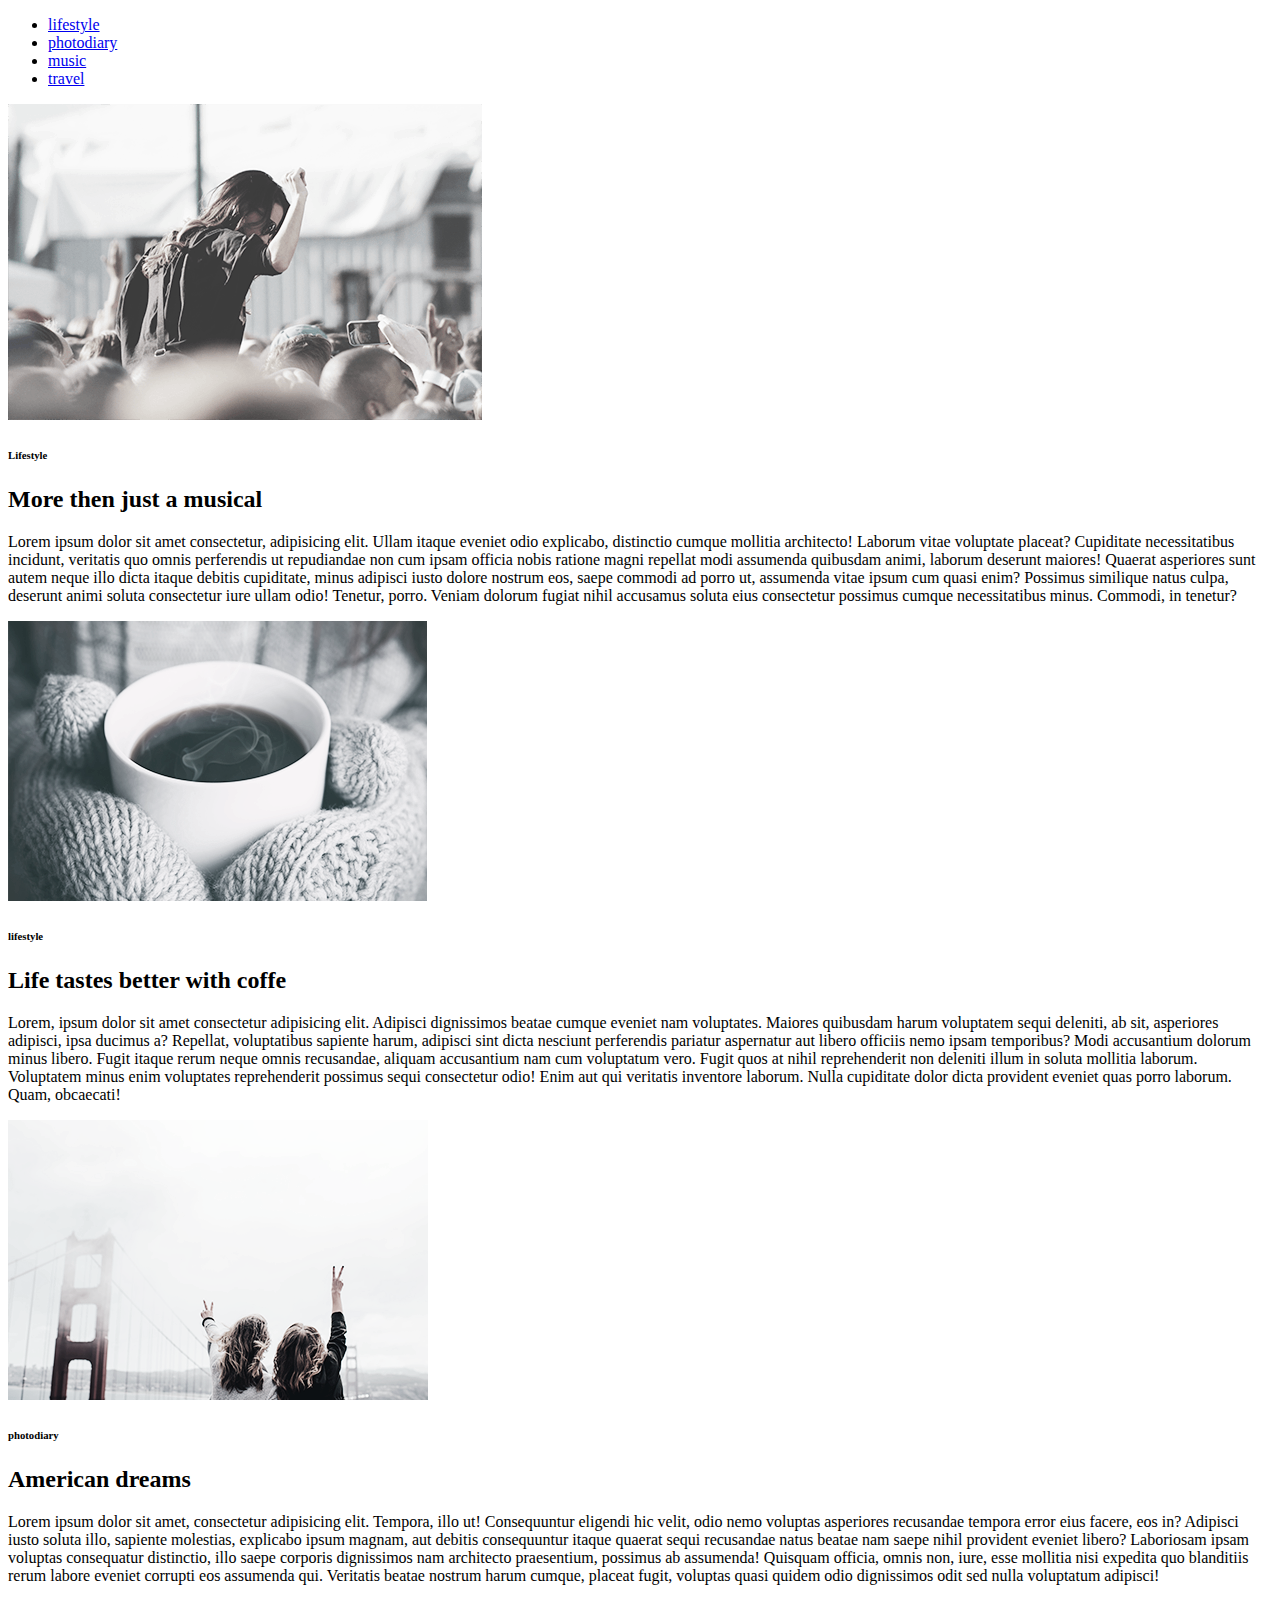
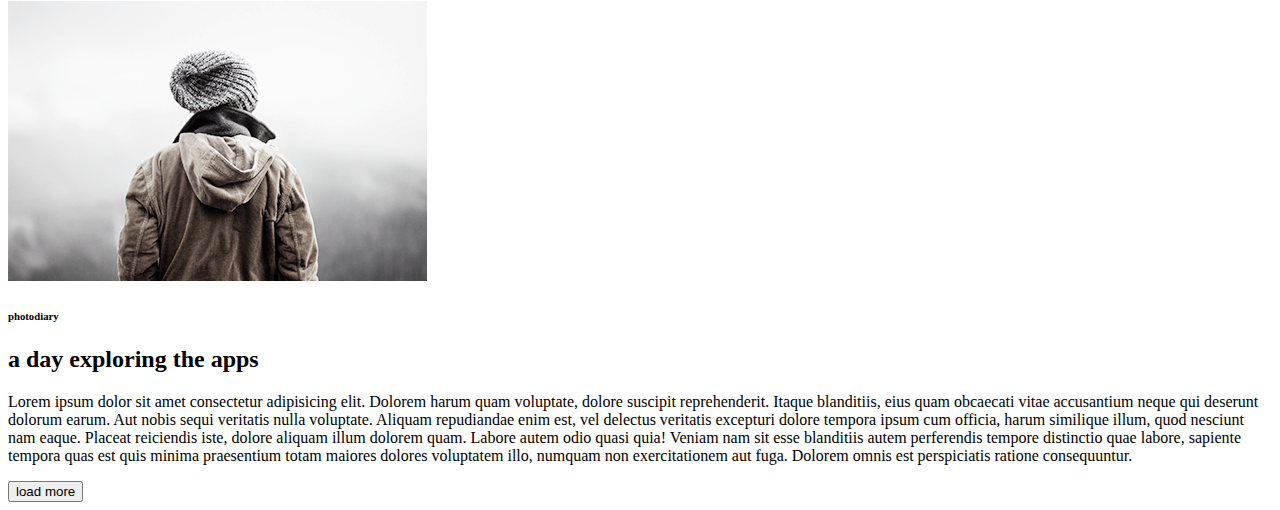
<file: 1/index.html>
<!DOCTYPE html>
<html lang="zxx">
<head>
    <meta charset="UTF-8">
    <meta name="viewport" content="width=device-width, initial-scale=1.0">
    <title>Document</title>
<body>
    <header>
        <nav>
            <ul>
                <li>
                    <a href="https://www.google.com.ua/" target="_blank" title="HELLO">lifestyle</a>
                </li>
                <li>
                    <a href="https://www.google.com.ua/" target="_blank" title="HELLO">photodiary</a>
                </li>
                <li>
                    <a href="https://www.google.com.ua/" target="_blank" title="HELLO">music</a>
                </li>
                <li>
                    <a href="https://www.google.com.ua/" target="_blank" title="HELLO">travel</a>
                </li>
            </ul>
        </nav>
    </header>
    <main>
       <section>
        <img src="./picture/image@1X.png" alt="photo not download">
       <h6>Lifestyle</h6>
       <h2>More then just a musical </h2>
       <p>Lorem ipsum dolor sit amet consectetur, adipisicing elit. Ullam itaque eveniet odio explicabo, distinctio cumque mollitia architecto! Laborum vitae voluptate placeat? Cupiditate necessitatibus incidunt, veritatis quo omnis perferendis ut repudiandae non cum ipsam officia nobis ratione magni repellat modi assumenda quibusdam animi, laborum deserunt maiores! Quaerat asperiores sunt autem neque illo dicta itaque debitis cupiditate, minus adipisci iusto dolore nostrum eos, saepe commodi ad porro ut, assumenda vitae ipsum cum quasi enim? Possimus similique natus culpa, deserunt animi soluta consectetur iure ullam odio! Tenetur, porro. Veniam dolorum fugiat nihil accusamus soluta eius consectetur possimus cumque necessitatibus minus. Commodi, in tenetur?</p>
       </section>
        <section>
        <img src="./picture/image3.png" alt="photo not download">
        <h6>lifestyle</h6>
        <h2>Life tastes better with coffe</h2>
        <p>Lorem, ipsum dolor sit amet consectetur adipisicing elit. Adipisci dignissimos beatae cumque eveniet nam voluptates. Maiores quibusdam harum voluptatem sequi deleniti, ab sit, asperiores adipisci, ipsa ducimus a? Repellat, voluptatibus sapiente harum, adipisci sint dicta nesciunt perferendis pariatur aspernatur aut libero officiis nemo ipsam temporibus? Modi accusantium dolorum minus libero. Fugit itaque rerum neque omnis recusandae, aliquam accusantium nam cum voluptatum vero. Fugit quos at nihil reprehenderit non deleniti illum in soluta mollitia laborum. Voluptatem minus enim voluptates reprehenderit possimus sequi consectetur odio! Enim aut qui veritatis inventore laborum. Nulla cupiditate dolor dicta provident eveniet quas porro laborum. Quam, obcaecati!</p>
        </section>

        <section>
        <img src="./picture/image1.png" alt="photo not download">
        <h6>photodiary</h6>
        <h2>American dreams</h2>
        <p>Lorem ipsum dolor sit amet, consectetur adipisicing elit. Tempora, illo ut! Consequuntur eligendi hic velit, odio nemo voluptas asperiores recusandae tempora error eius facere, eos in? Adipisci iusto soluta illo, sapiente molestias, explicabo ipsum magnam, aut debitis consequuntur itaque quaerat sequi recusandae natus beatae nam saepe nihil provident eveniet libero? Laboriosam ipsam voluptas consequatur distinctio, illo saepe corporis dignissimos nam architecto praesentium, possimus ab assumenda! Quisquam officia, omnis non, iure, esse mollitia nisi expedita quo blanditiis rerum labore eveniet corrupti eos assumenda qui. Veritatis beatae nostrum harum cumque, placeat fugit, voluptas quasi quidem odio dignissimos odit sed nulla voluptatum adipisci!</p>
        </section>
        
        <section>
        <img src="./picture/image2.png" alt="photo not download">
        <h6>photodiary</h6>
        <h2>a day exploring the apps</h2>
        <p>Lorem ipsum dolor sit amet consectetur adipisicing elit. Dolorem harum quam voluptate, dolore suscipit reprehenderit. Itaque blanditiis, eius quam obcaecati vitae accusantium neque qui deserunt dolorum earum. Aut nobis sequi veritatis nulla voluptate. Aliquam repudiandae enim est, vel delectus veritatis excepturi dolore tempora ipsum cum officia, harum similique illum, quod nesciunt nam eaque. Placeat reiciendis iste, dolore aliquam illum dolorem quam. Labore autem odio quasi quia! Veniam nam sit esse blanditiis autem perferendis tempore distinctio quae labore, sapiente tempora quas est quis minima praesentium totam maiores dolores voluptatem illo, numquam non exercitationem aut fuga. Dolorem omnis est perspiciatis ratione consequuntur.</p>
      
        <button>load more</button>
        
       </section>
        
        
    </main>
   
</body>
</html>
</file>
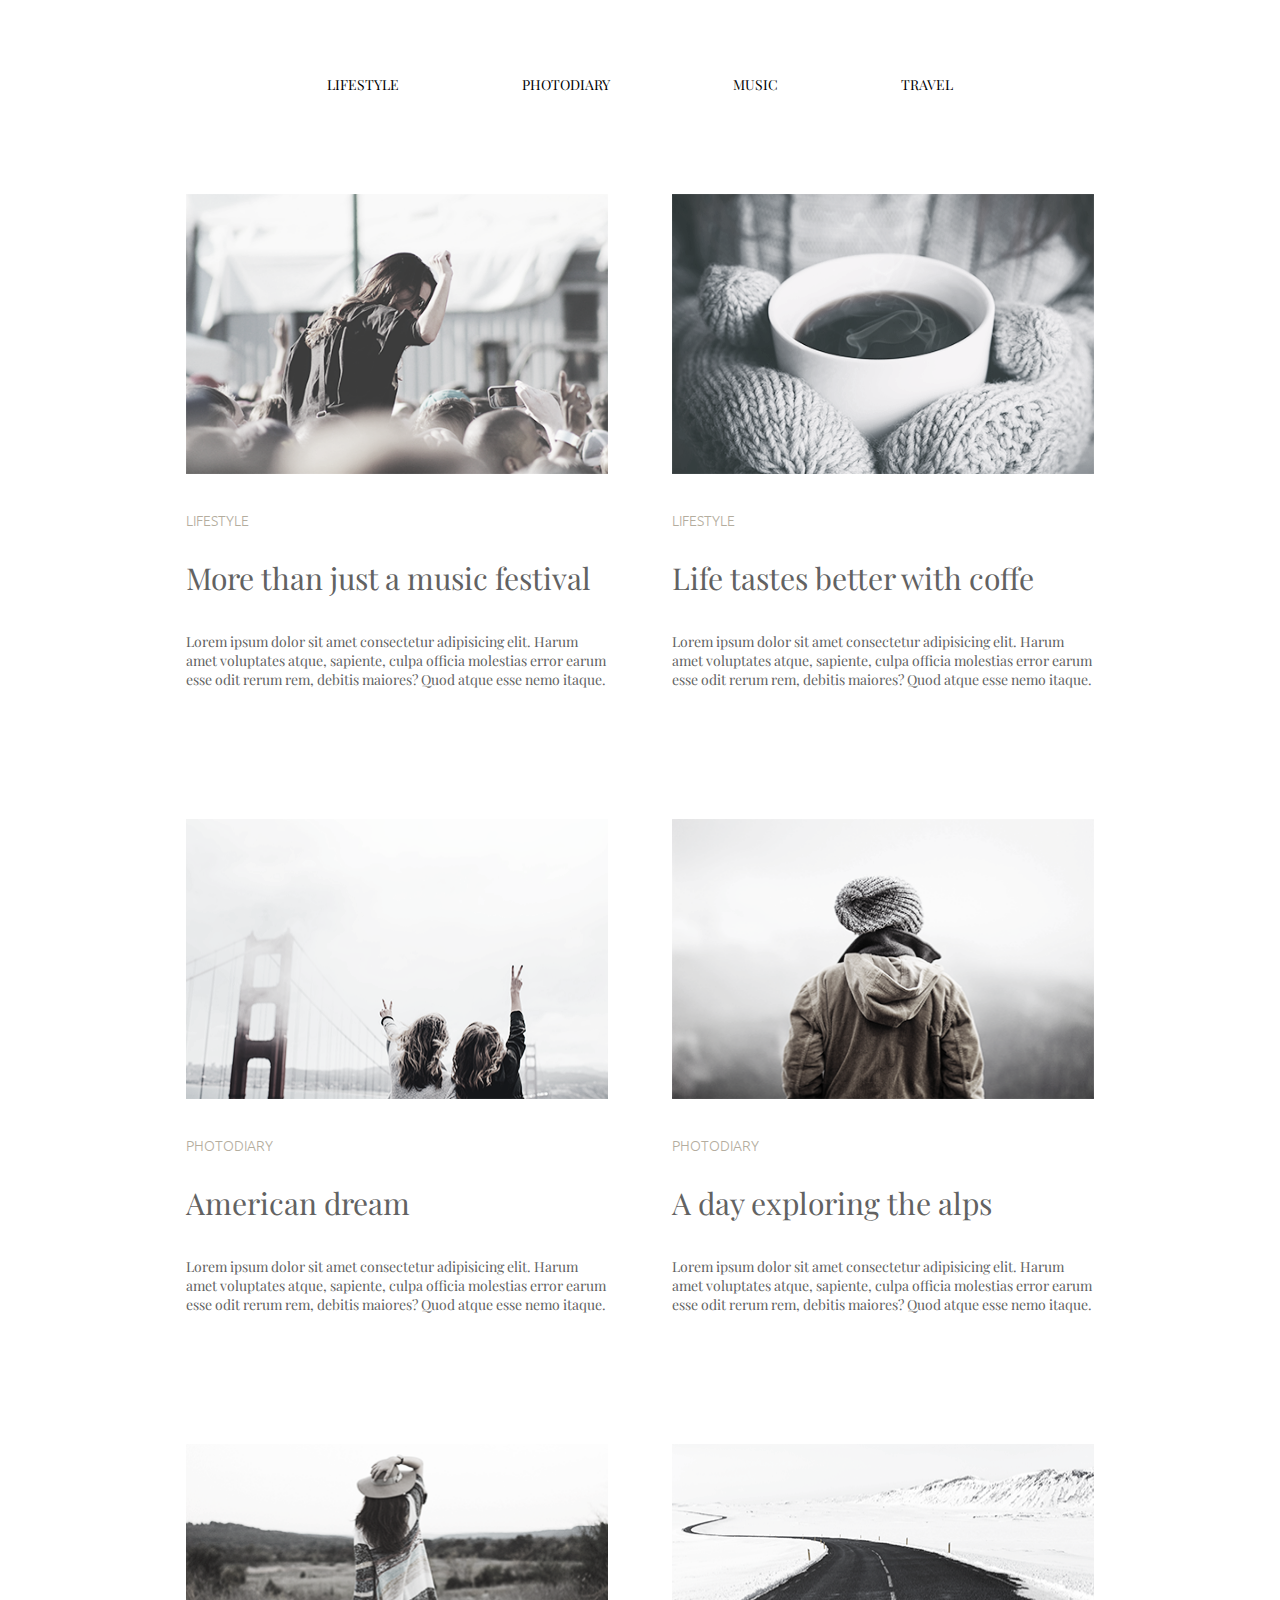
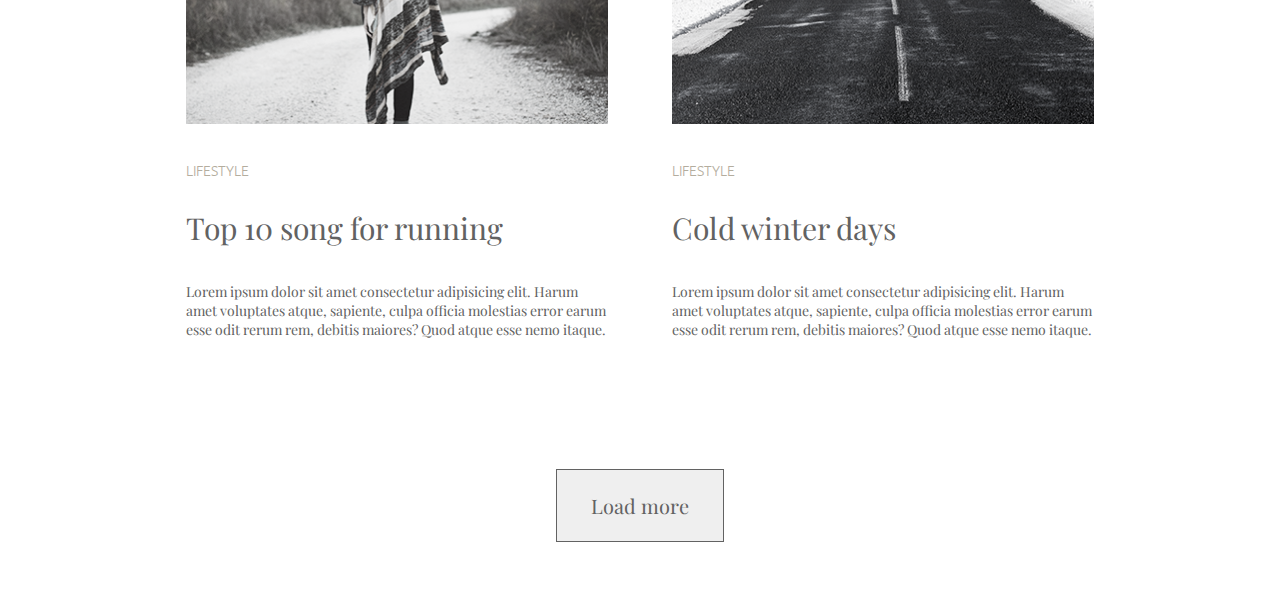
<file: Homework3/index.html>
<!DOCTYPE html>
<html lang="en">
  <head>
    <meta charset="UTF-8" />
    <meta name="viewport" content="width=device-width, initial-scale=1.0" />
    <title>HomeWork3</title>
    <link rel="stylesheet" href="./css/style.css" />
  </head>
  <body>
    <header class="header">
      <nav class="navigation">
        <ul class="menu">
          <li class="menu">
            <a class="menu_item" href="#">Lifestyle</a> 
          </li>
          <li class="menu">
            <a class="menu_item" href="#"> Photodiary</a>
          </li>
          <li class="menu">
            <a class="menu_item" href="#">Music</a>
          </li>
          <li class="menu">
            <a class="menu_item" href="#">Travel</a> 
          </li>
        </ul>
      </nav>
    </header>
    <main class="main">
      <section class="section">
        <img class="image" src="./images/image5.png" alt="ERROR" />
        <h5 class="title_5">Lifestyle</h5>
        <h2 class="title_2">More than just a music festival</h2>
        <p class="text">
          Lorem ipsum dolor sit amet consectetur adipisicing elit. Harum amet
          voluptates atque, sapiente, culpa officia molestias error earum esse
          odit rerum rem, debitis maiores? Quod atque esse nemo itaque.
        </p>
      </section>
      <section class="section">
        <img class="image" src="./images/image6.png" alt="ERROR" />
        <h5 class="title_5">Lifestyle</h5>
        <h2 class="title_2">Life tastes better with coffe</h2>
        <p class="text">
          Lorem ipsum dolor sit amet consectetur adipisicing elit. Harum amet
          voluptates atque, sapiente, culpa officia molestias error earum esse
          odit rerum rem, debitis maiores? Quod atque esse nemo itaque.
        </p>
      </section>
      <section class="section">
        <img class="image" src="./images/image2.png" alt="ERROR" />
        <h5 class="title_5">Photodiary</h5>
        <h2 class="title_2">American dream</h2>
        <p class="text">
          Lorem ipsum dolor sit amet consectetur adipisicing elit. Harum amet
          voluptates atque, sapiente, culpa officia molestias error earum esse
          odit rerum rem, debitis maiores? Quod atque esse nemo itaque.
        </p>
      </section>
      <section class="section">
        <img class="image" src="./images/image3.png" alt="ERROR" />
        <h5 class="title_5">Photodiary</h5>
        <h2 class="title_2">A day exploring the alps</h2>
        <p class="text">
          Lorem ipsum dolor sit amet consectetur adipisicing elit. Harum amet
          voluptates atque, sapiente, culpa officia molestias error earum esse
          odit rerum rem, debitis maiores? Quod atque esse nemo itaque.
        </p>
      </section>
      <section class="section">
        <img class="image" src="./images/image4.png" alt="ERROR" />
        <h5 class="title_5">Lifestyle</h5>
        <h2 class="title_2">Top 10 song for running</h2>
        <p class="text">
          Lorem ipsum dolor sit amet consectetur adipisicing elit. Harum amet
          voluptates atque, sapiente, culpa officia molestias error earum esse
          odit rerum rem, debitis maiores? Quod atque esse nemo itaque.
        </p>
      </section>
      <section class="section">
        <img class="image" src="./images/image1.png" alt="ERROR" />
        <h5 class="title_5">Lifestyle</h5>
        <h2 class="title_2">Cold winter days</h2>
        <p class="text">
          Lorem ipsum dolor sit amet consectetur adipisicing elit. Harum amet
          voluptates atque, sapiente, culpa officia molestias error earum esse
          odit rerum rem, debitis maiores? Quod atque esse nemo itaque.
        </p>
      </section>
      <button class="button">Load more</button>
    </main>
  </body>
</html>
</file>
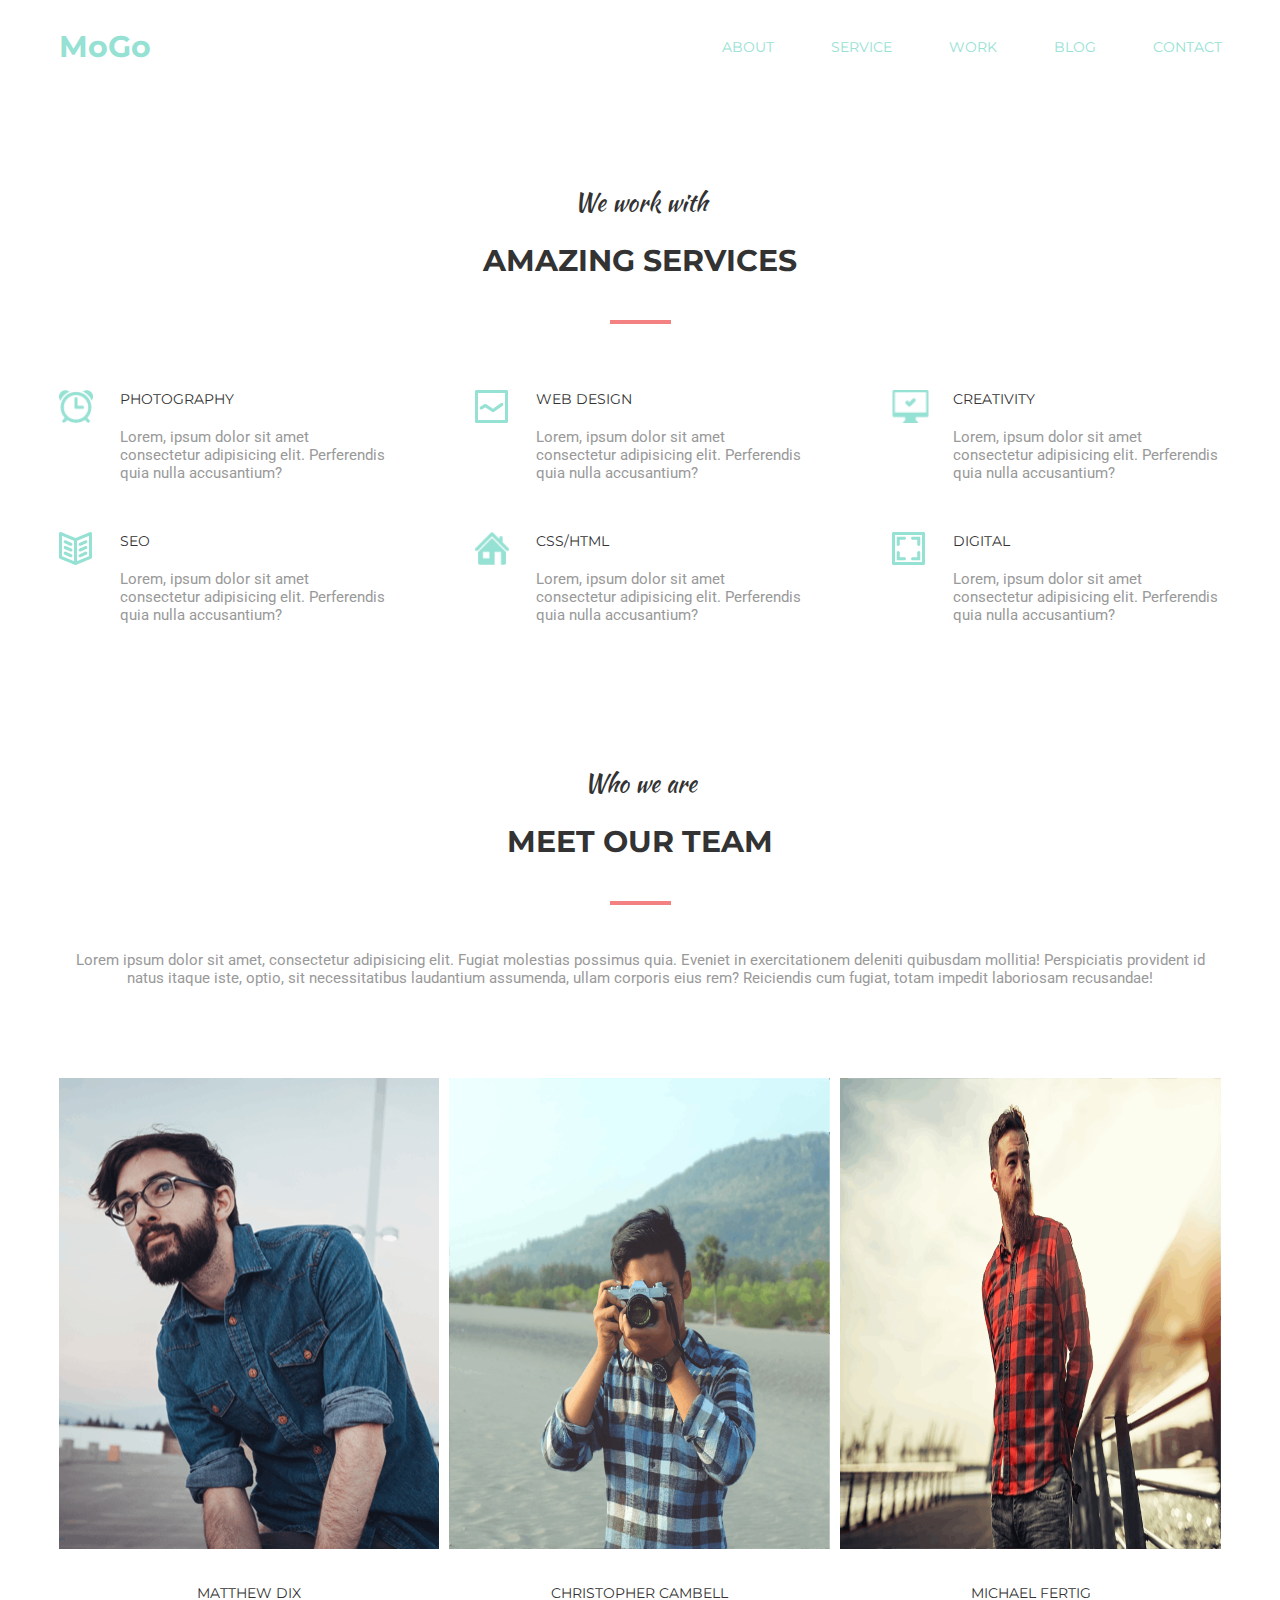
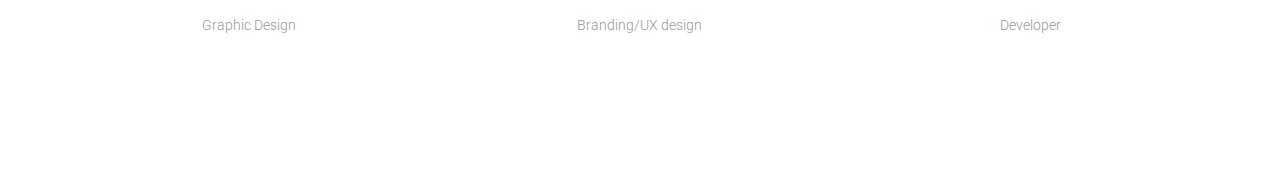
<file: Homework4/index.html>
<!DOCTYPE html>
<html lang="en">
  <head>
    <meta charset="UTF-8" />
    <meta name="viewport" content="width=device-width, initial-scale=1.0" />
    <link rel="stylesheet" href="./css/style.css" />
    <title>Homework4</title>
  </head>
  <body class="body">
    <header class="header">
      <a class="logo" href="#">
        <h1 class="mogo">MoGo</h1>
      </a>
      <nav class="menu">
        <ul class="menu_list">
          <li class="menu_list_item">
            <a class="menu_item_list" href="#">About</a>
          </li>
          <li class="menu_list_item">
            <a class="menu_item_list" href="#">Service</a>
          </li>
          <li class="menu_list_item">
            <a class="menu_item_list" href="#">Work</a>
          </li>
          <li class="menu_list_item">
            <a class="menu_item_list" href="#">Blog</a>
          </li>
          <li class="menu_list_item">
            <a class="menu_item_list" href="#">Contact</a>
          </li>
        </ul>
      </nav>
    </header>
    <main class="main">
      <section class="section1">
        <h3 class="title">We work with</h3>
        <h3 class="title2">Amazing services</h3>

        <div class="div1">
          <div class="services_icon">
            <img src="./icon_image/image1.png" alt="Error" class="icon" />

            <div class="div2">
              <h5 class="title3">Photography</h5>
              <p class="par">
                Lorem, ipsum dolor sit amet consectetur adipisicing elit.
                Perferendis quia nulla accusantium?
              </p>
            </div>
          </div>

          <div class="services_icon">
            <img src="./icon_image/image6.png" alt="Error" class="icon" />

            <div class="div2">
              <h5 class="title3">web design</h5>
              <p class="par">
                Lorem, ipsum dolor sit amet consectetur adipisicing elit.
                Perferendis quia nulla accusantium?
              </p>
            </div>
          </div>

          <div class="services_icon">
            <img src="./icon_image/image3.png" alt="Error" class="icon" />

            <div class="div2">
              <h5 class="title3">Creativity</h5>
              <p class="par">
                Lorem, ipsum dolor sit amet consectetur adipisicing elit.
                Perferendis quia nulla accusantium?
              </p>
            </div>
          </div>

          <div class="services_icon">
            <img src="./icon_image/image2.png" alt="Error" class="icon" />

            <div class="div2">
              <h5 class="title3">Seo</h5>
              <p class="par">
                Lorem, ipsum dolor sit amet consectetur adipisicing elit.
                Perferendis quia nulla accusantium?
              </p>
            </div>
          </div>

          <div class="services_icon">
            <img src="./icon_image/image4.png" alt="Error" class="icon" />

            <div class="div2">
              <h5 class="title3">Css/html</h5>
              <p class="par">
                Lorem, ipsum dolor sit amet consectetur adipisicing elit.
                Perferendis quia nulla accusantium?
              </p>
            </div>
          </div>

          <div class="services_icon">
            <img src="./icon_image/image5.png" alt="Error" class="icon" />

            <div class="div2">
              <h5 class="title3">Digital</h5>
              <p class="par">
                Lorem, ipsum dolor sit amet consectetur adipisicing elit.
                Perferendis quia nulla accusantium?
              </p>
            </div>
          </div>
        </div>
      </section>
      <section class="section2">
        <h3 class="title_1">Who we are</h3>
        <h3 class="title_2">Meet our team</h3>
        <p class="text">
          Lorem ipsum dolor sit amet, consectetur adipisicing elit. Fugiat
          molestias possimus quia. Eveniet in exercitationem deleniti quibusdam
          mollitia! Perspiciatis provident id natus itaque iste, optio, sit
          necessitatibus laudantium assumenda, ullam corporis eius rem?
          Reiciendis cum fugiat, totam impedit laboriosam recusandae!
        </p>
        <div class="div_img">
        <div class="services_image">
            <img src="./icon_image/image7.png" alt="Error"  class="image">
            <h4 class="title_3">Matthew Dix</h4>
            <h5 class="title_4">Graphic Design</h5>
        </div>
        <div class="services_image">
            <img src="./icon_image/image9.png" alt="Error"  class="image">
            <h4 class="title_3">Christopher Cambell</h4>
            <h5 class="title_4">Branding/UX design</h5>
        </div>
        <div class="services_image">
            <img src="./icon_image/image8.png" alt="Error"  class="image">
            <h4 class="title_3">Michael Fertig</h4>
            <h5 class="title_4">Developer</h5>
        </div>
        </div>
      </section>
    </main>
  </body>
</html>
</file>
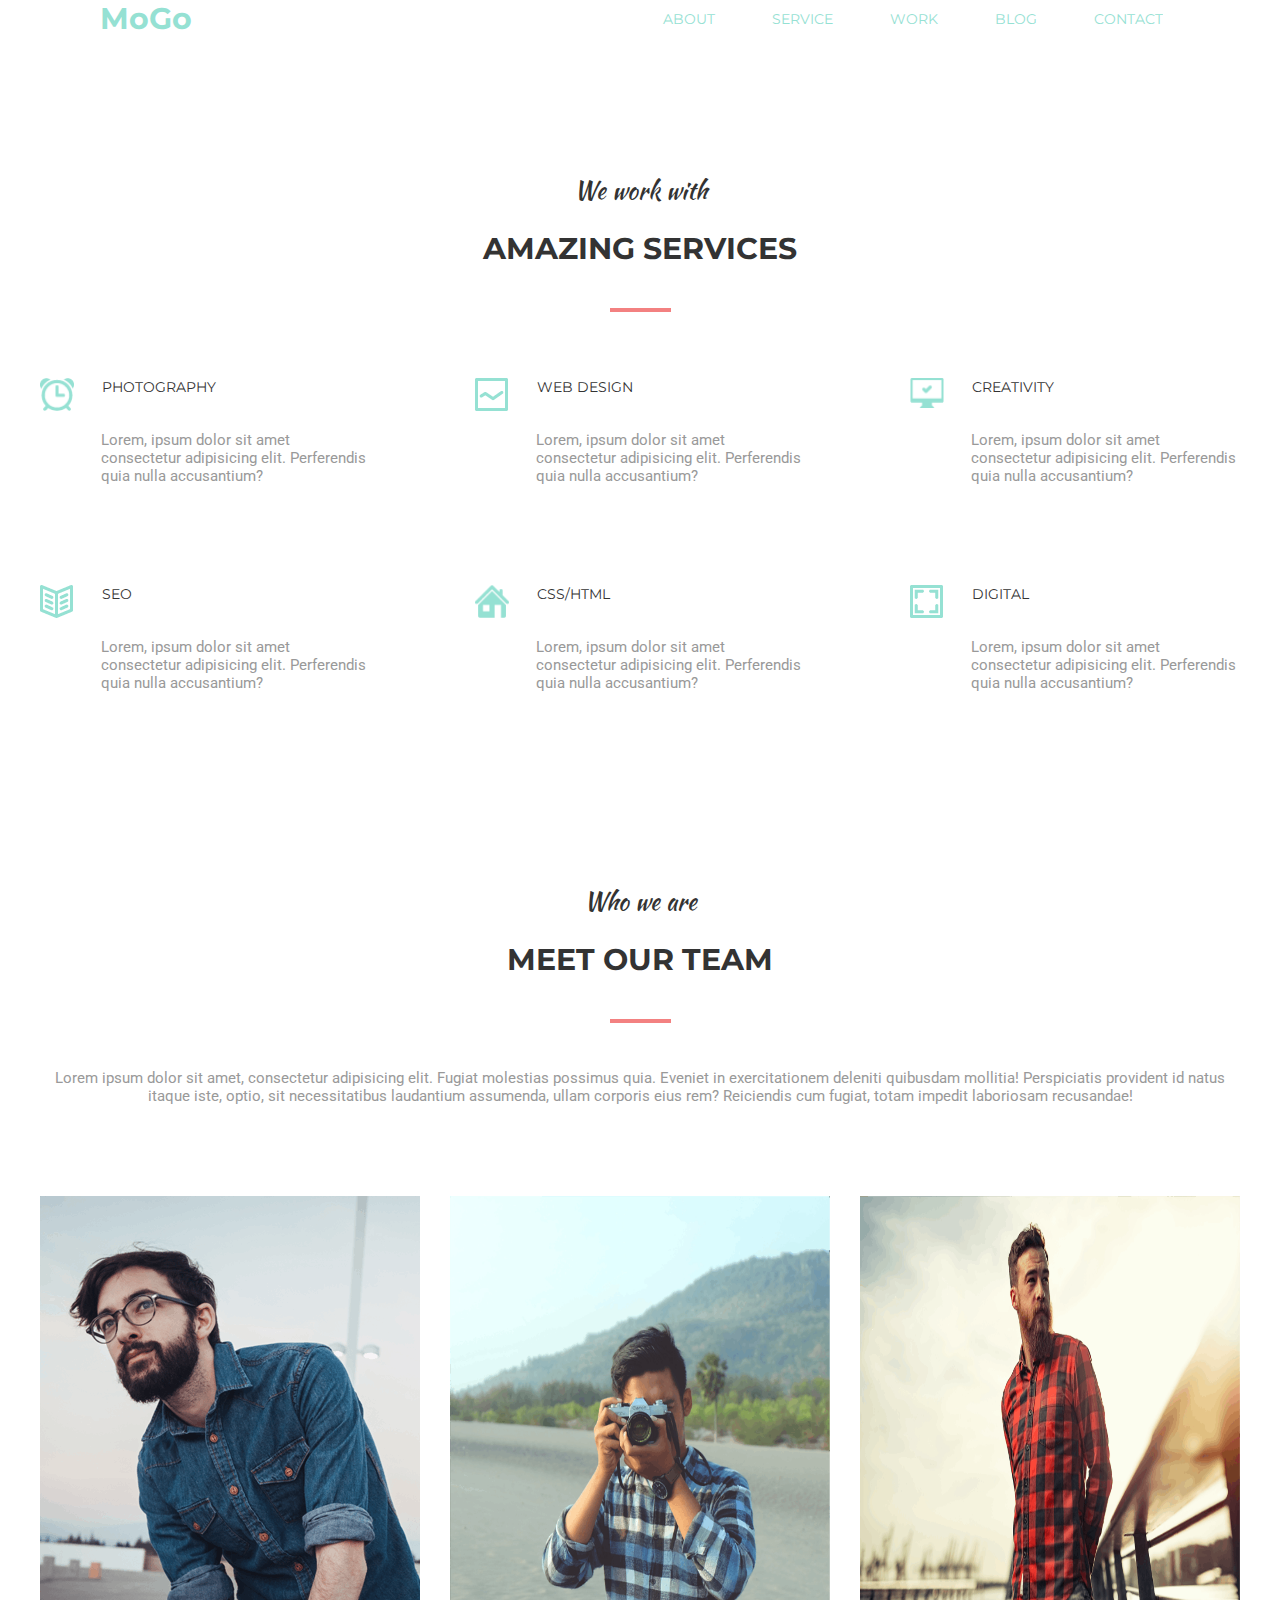
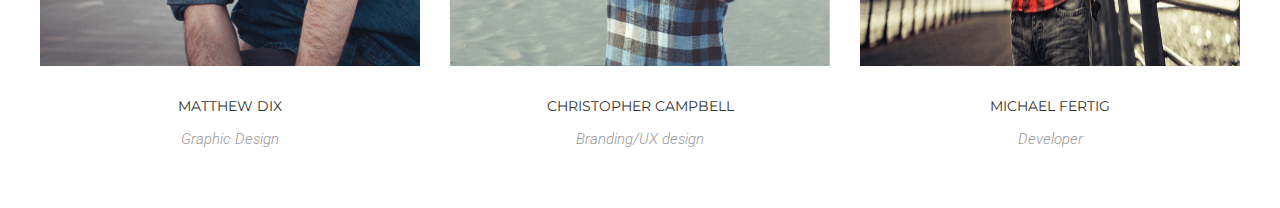
<file: Homework5/index.html>
<!DOCTYPE html>
<html lang="en">
<head>
    <meta charset="UTF-8">
    <meta name="viewport" content="width=device-width, initial-scale=1.0">
    <link rel="stylesheet" href="./css/style.css">
    <title>Homework5</title>
</head>
<body>
        <header class="header">
          <a class="logo" href="#">
            <h1 class="mogo">MoGo</h1>
          </a>
          <nav class="menu">
            <ul class="menu_list">
              <li class="menu_list_item">
                <a class="menu_item_list" href="#">About</a>
              </li>
              <li class="menu_list_item">
                <a class="menu_item_list" href="#">Service</a>
              </li>
              <li class="menu_list_item">
                <a class="menu_item_list" href="#">Work</a>
              </li>
              <li class="menu_list_item">
                <a class="menu_item_list" href="#">Blog</a>
              </li>
              <li class="menu_list_item">
                <a class="menu_item_list" href="#">Contact</a>
              </li>
            </ul>
          </nav>
        </header>
        <main class="main">
            <section class="section1">
                <h3 class="title">We work with</h3>
                <h3 class="title2">Amazing services</h3>
                <div class="main_card_div">
                <div class="card_div">
                      <h5 class="card_title">Photography</h5>
                      <p class="card_text">
                        Lorem, ipsum dolor sit amet consectetur adipisicing elit.
                        Perferendis quia nulla accusantium?
                      </p>
                  </div>
                  <div class="card_div">
                    <h5 class="img1 card_title">Web Design</h5>
                    <p class="card_text">
                      Lorem, ipsum dolor sit amet consectetur adipisicing elit.
                      Perferendis quia nulla accusantium?
                    </p>
                </div>
                <div class="card_div">
                  <h5 class="card_title img2">Creativity</h5>
                  <p class="card_text">
                    Lorem, ipsum dolor sit amet consectetur adipisicing elit.
                    Perferendis quia nulla accusantium?
                  </p>
              </div>
              <div class="card_div">
                <h5 class="card_title img3">seo</h5>
                <p class="card_text">
                  Lorem, ipsum dolor sit amet consectetur adipisicing elit.
                  Perferendis quia nulla accusantium?
                </p>
            </div>
            <div class="card_div">
              <h5 class="card_title img4">Css/Html</h5>
              <p class="card_text">
                Lorem, ipsum dolor sit amet consectetur adipisicing elit.
                Perferendis quia nulla accusantium?
              </p>
          </div>
          <div class="card_div">
            <h5 class="card_title img5">digital</h5>
            <p class="card_text">
              Lorem, ipsum dolor sit amet consectetur adipisicing elit.
              Perferendis quia nulla accusantium?
            </p>
        </div>
                </div>
            </section>
        
        <section class="section2">
          <h3 class="title_1">Who we are</h3>
          <h3 class="title_2">Meet our team</h3>
          <p class="text">
            Lorem ipsum dolor sit amet, consectetur adipisicing elit. Fugiat
            molestias possimus quia. Eveniet in exercitationem deleniti quibusdam
            mollitia! Perspiciatis provident id natus itaque iste, optio, sit
            necessitatibus laudantium assumenda, ullam corporis eius rem?
            Reiciendis cum fugiat, totam impedit laboriosam recusandae!
          </p>
           <div class="three_card">
            <div class="team_card">
              <div class="hidden_box">
                <img src="./image_icon/image7.png" alt="ERROR" class="team_photo">
                <div class="social_hidden">
                  <a href="#" class="social_link">
                    <img src="./image_icon/facebook.png" alt="ERROR" class="social_icon">
                  </a>
                  <a href="#"  class="social_link">
                    <img src="./image_icon/twitter.png" alt="ERROR" class="social_icon">
                  </a>
                   <a href="#"  class="social_link">
                     <img src="./image_icon/pinterest.png" alt="ERROR" class="social_icon">
                   </a>
                    <a href="#"  class="social_link">
                      <img src="./image_icon/instagram.png" alt="ERROR" class="social_icon">
                    </a>
                </div>
              </div>
              <h3 class="team_name">Matthew Dix</h3>
              <h3 class="team_profi">Graphic Design</h3>
            </div>
            <div class="team_card">
              <div class="hidden_box">
                <img src="./image_icon/image9.png" alt="ERROR" class="team_photo">
                <div class="social_hidden">
                  <a href="#" class="social_link">
                    <img src="./image_icon/facebook.png" alt="ERROR" class="social_icon">
                  </a>
                  <a href="#"  class="social_link">
                    <img src="./image_icon/twitter.png" alt="ERROR" class="social_icon">
                  </a>
                   <a href="#"  class="social_link">
                     <img src="./image_icon/pinterest.png" alt="ERROR" class="social_icon">
                   </a>
                    <a href="#"  class="social_link">
                      <img src="./image_icon/instagram.png" alt="ERROR" class="social_icon">
                    </a>
                </div>
              </div>
              <h3 class="team_name">Christopher Campbell</h3>
              <h3 class="team_profi">Branding/UX design</h3>
            </div>
            <div class="team_card">
              <div class="hidden_box">
                <img src="./image_icon/image8.png" alt="ERROR" class="team_photo">
                <div class="social_hidden">
                  <a href="#" class="social_link">
                    <img src="./image_icon/facebook.png" alt="ERROR" class="social_icon">
                  </a>
                  <a href="#"  class="social_link">
                    <img src="./image_icon/twitter.png" alt="ERROR" class="social_icon">
                  </a>
                   <a href="#"  class="social_link">
                     <img src="./image_icon/pinterest.png" alt="ERROR" class="social_icon">
                   </a>
                    <a href="#"  class="social_link">
                      <img src="./image_icon/instagram.png" alt="ERROR" class="social_icon">
                    </a>
                </div>
              </div>
              <h3 class="team_name">Michael Fertig </h3>
              <h3 class="team_profi">Developer</h3>
            </div>
           </div>
        </section>
      </main>
    </body>
</html>
</file>
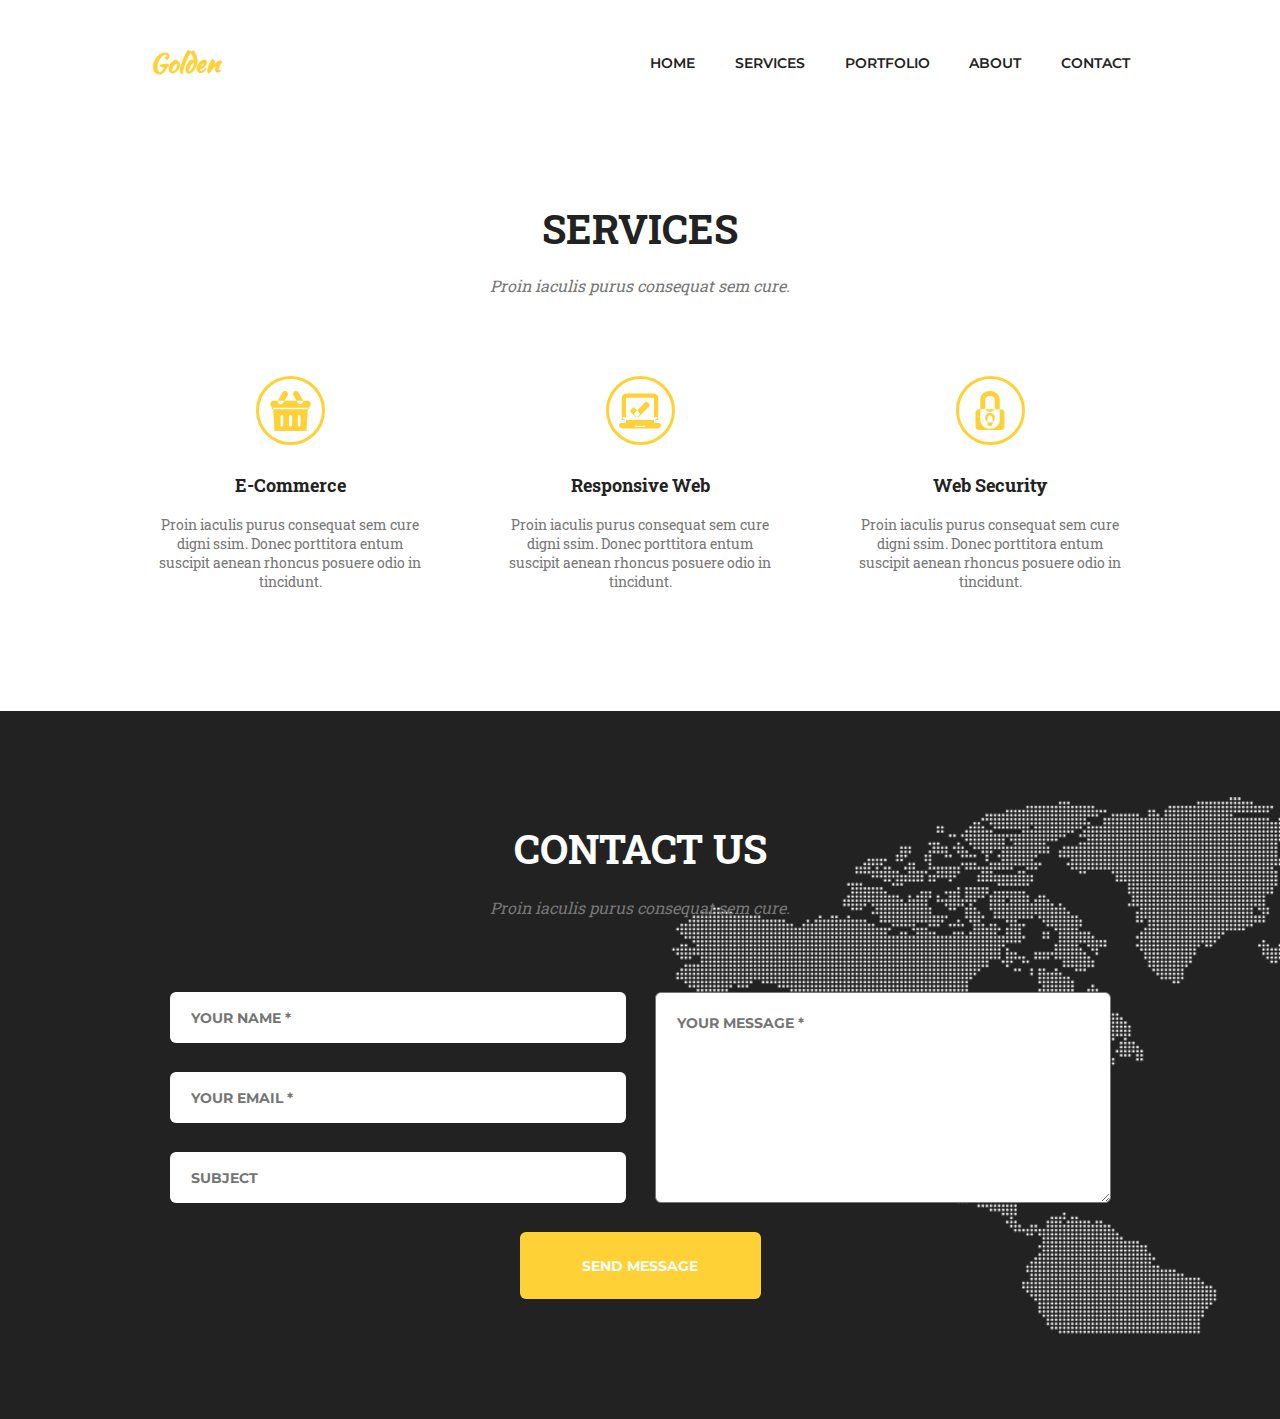
<file: Homework6/index.html>
<!DOCTYPE html>
<html lang="en">
<head>
    <meta charset="UTF-8">
    <meta name="viewport" content="width=device-width, initial-scale=1.0">
    <link rel="stylesheet" href="./css/style.css">
    <title>Homework6</title>
</head>
<body>
    <header class="header">
        <a href="#" class="logo">
           <h1 class="logo_item">Golden</h1> 
        </a>

        <nav class="menu">
            <ul class="menu_list">
                <li class="menu_item">
                    <a href="#" class="menu_item_list">Home</a>
                </li>
                <li class="menu_item">
                    <a href="#" class="menu_item_list">Services</a>
                </li>
                <li class="menu_item">
                    <a href="#" class="menu_item_list">Portfolio</a>
                </li>
                <li class="menu_item">
                    <a href="#" class="menu_item_list">About</a>
                </li>
                <li class="menu_item">
                    <a href="#" class="menu_item_list">Contact</a>
                </li>
            </ul>
        </nav>
    </header>
      <main class="main">
          <section class="services">
              <h3 class="services_title">Services</h3>
              <p class="services_text">Proin iaculis purus consequat sem cure. </p>
              <div class="services_cards">
                  <div class="services_card_list">
                      <div class="services_img">
                       <img src="./icon/Icon-Basket.png" alt="ERROR" class="services_card_img">
                      </div>

                      <h5 class="services_card_title">E-Commerce</h5>
                      <p class="services_card_text">Proin iaculis purus consequat sem cure 
                        digni ssim. Donec porttitora entum suscipit 
                        aenean rhoncus posuere odio in tincidunt.</p>
                  </div>
                  <div  class="services_card_list">
                      <div class="services_img">
                      <img src="./icon/Icon-Laptop.png" alt="ERROR" class="services_card_img">
                      </div>
                      <h5  class="services_card_title">Responsive Web</h5>
                      <p class="services_card_text">Proin iaculis purus consequat sem cure 
                        digni ssim. Donec porttitora entum suscipit 
                        aenean rhoncus posuere odio in tincidunt.</p>
                  </div>
                  <div  class="services_card_list">
                       <div class="services_img">
                      <img src="./icon/Icon-Locked.png" alt="ERROR" class="services_card_img">
                       </div>
                      <h5  class="services_card_title">Web Security</h5>
                      <p class="services_card_text">Proin iaculis purus consequat sem cure 
                        digni ssim. Donec porttitora entum suscipit 
                        aenean rhoncus posuere odio in tincidunt.</p>
                  </div>
              </div>
           </section>
            
        
      </main>
      <footer class="your_information">
          <div class="your_information_wrapper">
        <h3 class="your_information_title">Contact us</h3>
        <p class="your_information_text">Proin iaculis purus consequat sem cure. </p>
        <form action="#" method="POST" class="form">
            <div class="your_information_list" >
            <div class="your_information_link">
            
            <input type="text" name="name" id="name_id" placeholder="your name *" required class="input"  />

            
            <input type="email" name="email" id="email" class="input" required placeholder="your email *">

            
            <input type="text" name="subject" id="subject" placeholder="subject" class="input">
            </div>
 
            <textarea name="message" id="message" placeholder="Your message *" class="input_message" cols="30" rows="10" required></textarea>
           </div>
            
           <input type="submit" value="send message" class="input_send" id="submit_id" />
        </form>
        </div>
    </footer>

</body>
</html>
</file>
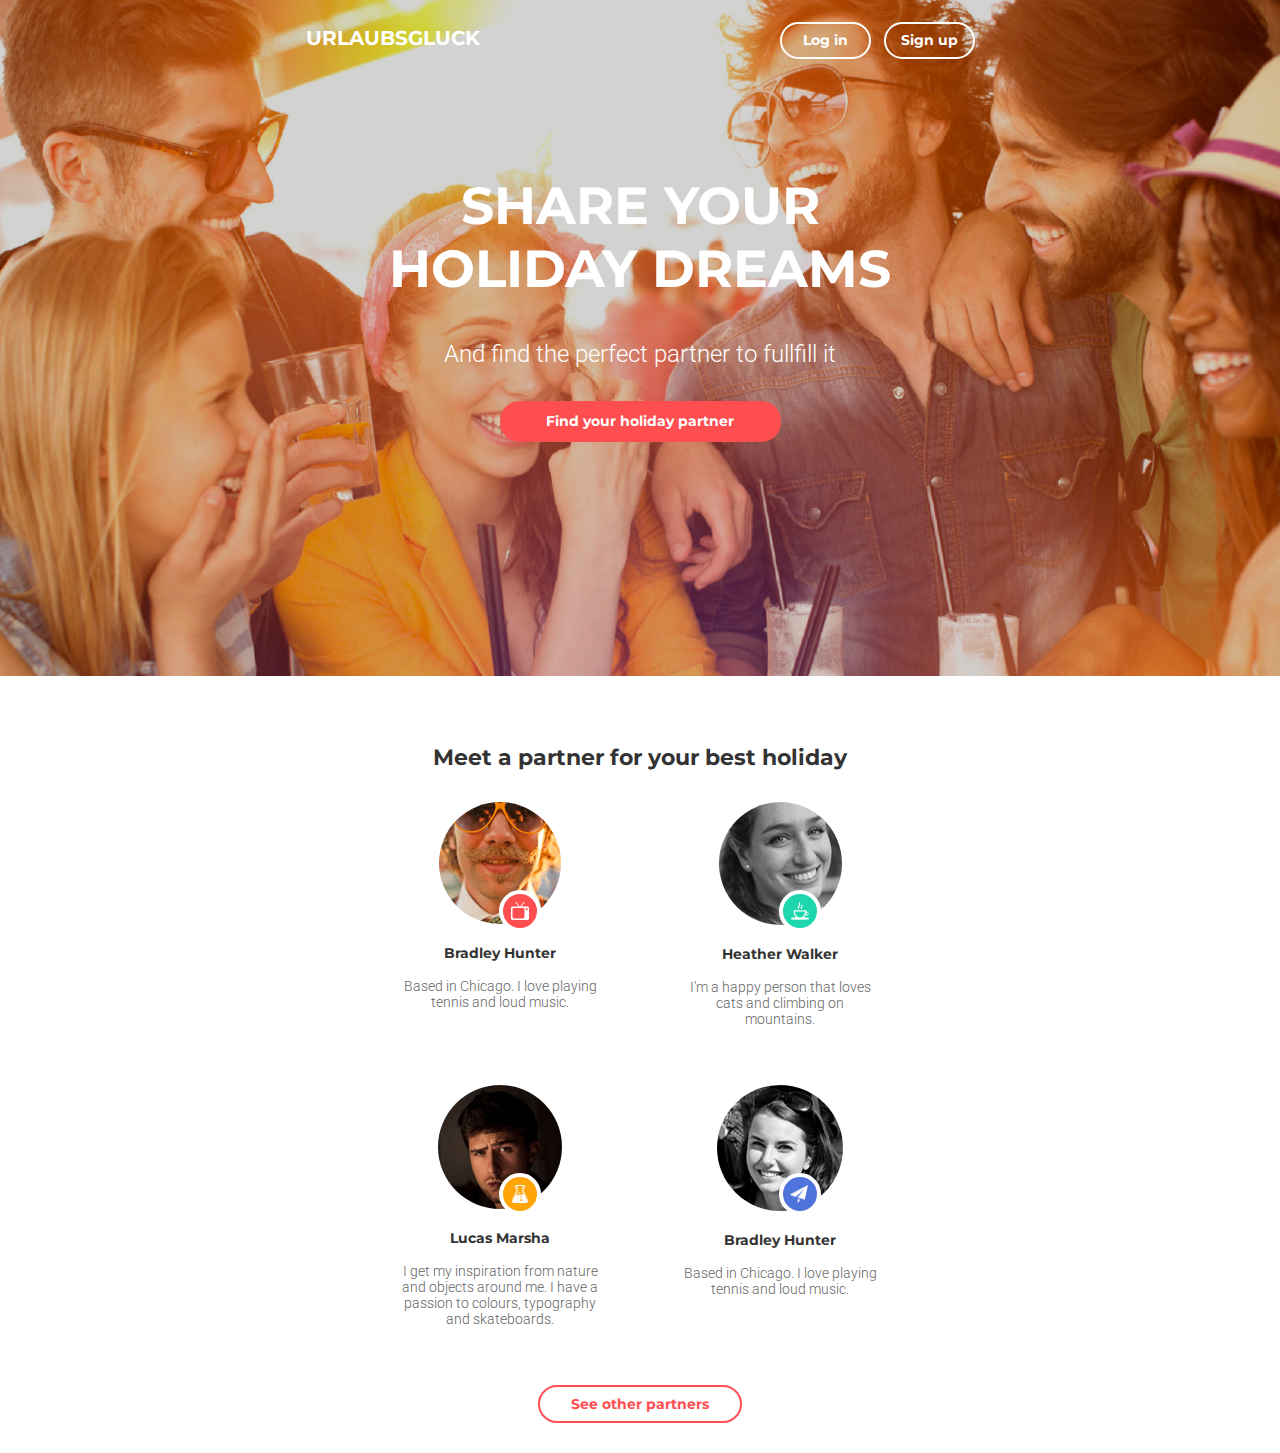
<file: Homework7/index.html>
<!DOCTYPE html>
<html lang="en">
<head>
    <meta charset="UTF-8">
    <meta name="viewport" content="width=device-width, initial-scale=1.0">
    <link rel="stylesheet" href="./css/style.css">
    <title>Homework7</title>
</head>
<body>
    <header class="header">
        <div class="menu_start">
        <div class="connection_us">
        <p class="log">
            <a class="log_item" href="#">Log in</a>
        </p>
        <p class="sign">
            <a class="sign_item" href="#">Sign up</a>
        </p>
       </div>
        <h1 class="title">
           <a class="title_item" href="#">Urlaubsgluck</a>
        </h1>
        </div>
        <div class="menu_end">
        <h3 class="title_holiday">Share your holiday dreams</h3>
        <p class="text">And find the perfect partner to fullfill it</p>

        <p class="text_holiday">
            <a class="text_holiday_item" href="#">Find your holiday partner</a>
        </p>
        </div>
    </header>
    <main class="main">
        <h3 class="main__title">Meet a partner for your best holiday</h3>
        <div class="all_four">
       <!-- <div class="first_two"> -->
        <div class="cards first_card">
        <div class="main_div_img">
            <img class="img_layer" src="./images/Layer6.png" alt="ERROR">
            <div class="div_img">
                <img class="img_shape" src="./images/Shape128.png" alt="ERROR">
            </div>
        </div>
        <h5 class="title_img">Bradley Hunter</h5>
        <p class="text_img img_text">Based in Chicago. I love playing tennis and loud music.</p>
        </div>

        <div class="cards second_card">
            <div class="main_div_img">
                <img class="img_layer" src="./images/Layer8.png" alt="ERROR">
                <div class="div_img yellow">
                    <img class="img_shape" src="./images/Shape155.png" alt="ERROR">
                </div>
            </div>
            <h5 class="title_img">Lucas Marsha</h5>
            <p class="text_img">I get my inspiration from nature and objects around me. I have a passion to colours, typography and skateboards.</p>
            </div>

       <!-- </div> -->
        <!-- <div class="second_two"> -->
            <div class="cards third_card">
                <div class="main_div_img">
                    <img class="img_layer" src="./images/Layer7.png" alt="ERROR">
                    <div class="div_img green">
                        <img class="img_shape" src="./images/Shape153.png" alt="ERROR">
                    </div>
                </div>
                <h5 class="title_img">Heather Walker</h5>
                <p class="text_img">I'm a happy person that loves cats and climbing on mountains.</p>
                </div>

                <div class="cards quater_card">
                    <div class="main_div_img">
                        <img class="img_layer" src="./images/Layer10.png" alt="ERROR">
                        <div class="div_img blue">
                            <img class="img_shape" src="./images/Shape170.png" alt="ERROR">
                        </div>
                    </div>
                    <h5 class="title_img">Bradley Hunter</h5>
                    <p class="text_img">Based in Chicago. I love playing tennis and loud music.</p>
                    </div>
        <!-- </div> -->
        </div>
                    <div class="partner">
                        <p class="partner_item">See other partners</p>
                    </div>
    </main>
</body>
</html>
</file>
<file: Homework4/css/style.css>
@import './rest.css';

@import './header.css';

@import url('https://fonts.googleapis.com/css2?family=Montserrat:wght@100;200;300;400;500;600;700;800;900&display=swap');
/* font-family: 'Montserrat', sans-serif; */

@import url('https://fonts.googleapis.com/css2?family=Kaushan+Script&display=swap');
/* font-family: 'Kaushan Script', cursive; */

@import url('https://fonts.googleapis.com/css2?family=Roboto:wght@100;300;400;500;700;900&display=swap');
/* font-family: 'Roboto', sans-serif; */

@import './main.css'
</file>
<file: Homework3/css/style.css>
@import "./reset.css";

@import url("https://fonts.googleapis.com/css2?family=Playfair+Display:wght@400;500;600;700;800;900&display=swap");
/* font-family: 'Playfair Display' , serif; */

@import "./header.css";


@import url('https://fonts.googleapis.com/css2?family=Ubuntu:wght@300;400;500;700&display=swap');
/* font-family: 'Ubuntu' , sans-serif; */

@import "./main.css";
</file>
<file: Homework5/css/style.css>
@import './reset.css';

@import './header.css';

@import url('https://fonts.googleapis.com/css2?family=Montserrat:wght@100;200;300;400;500;600;700;800;900&display=swap');
/* font-family: 'Montserrat', sans-serif; */

@import url('https://fonts.googleapis.com/css2?family=Kaushan+Script&display=swap');
/* font-family: 'Kaushan Script', cursive; */

@import url('https://fonts.googleapis.com/css2?family=Roboto:wght@100;300;400;500;700;900&display=swap');
/* font-family: 'Roboto', sans-serif; */

@import './main.css'
</file>
<file: Homework6/css/style.css>
@import './header.css';

@import './reset.css';

@import './services.css';

@import './info.css';

@import url('https://fonts.googleapis.com/css2?family=Kaushan+Script&display=swap');
/* font-family: 'Kaushan Script', cursive; */

@import url('https://fonts.googleapis.com/css2?family=Montserrat:wght@100;200;300;400;500;600;700;800;900&display=swap');
/* font-family: 'Montserrat', sans-serif; */ 

@import url('https://fonts.googleapis.com/css2?family=Roboto+Slab:wght@100;300;500;700;900&display=swap');
/* font-family: 'Roboto Slab', serif; */
</file>
<file: Homework7/css/style.css>
@import './header.css';

@import './reset.css';

@import url('https://fonts.googleapis.com/css2?family=Montserrat:wght@100;200;300;400;500;600;700;800;900&display=swap');
/* font-family: 'Montserrat', sans-serif; */

@import url('https://fonts.googleapis.com/css2?family=Kaushan+Script&display=swap');
/* font-family: 'Kaushan Script', cursive; */

@import url('https://fonts.googleapis.com/css2?family=Roboto:wght@100;300;400;500;700;900&display=swap');
/* font-family: 'Roboto', sans-serif; */

@import './main.css';
</file>
